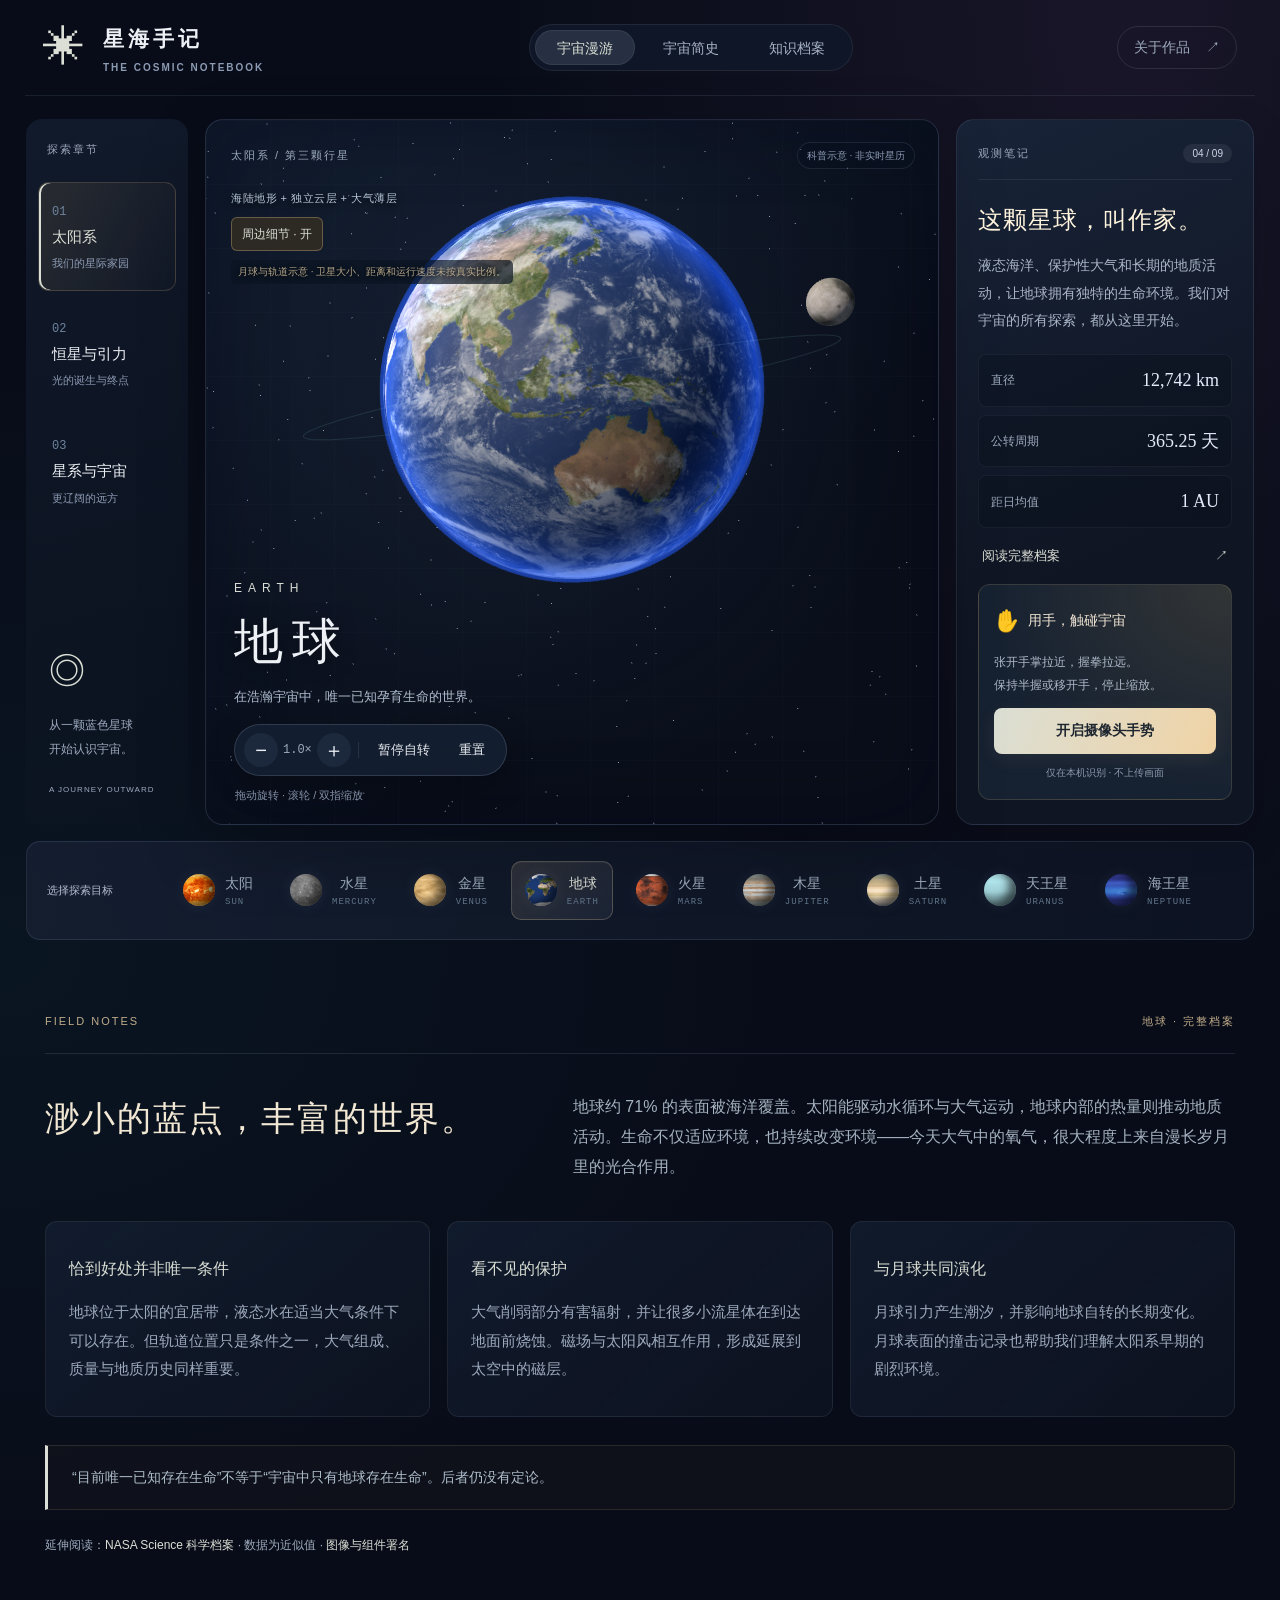
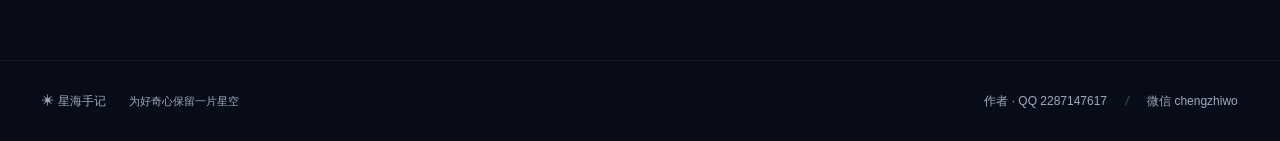
<file: index.html>
<!doctype html>
<html lang="zh-CN"><head><meta charset="UTF-8"><meta name="viewport" content="width=device-width,initial-scale=1"><meta name="theme-color" content="#070c15"><meta name="description" content="星海手记：从太阳系、恒星与星系到宇宙演化的交互科普图鉴。用一只手，探索辽阔星空。作者 QQ 2287147617，微信 chengzhiwo。"><title>星海手记 · 掌心里的宇宙</title><link rel="icon" type="image/svg+xml" href="data:image/svg+xml,%3Csvg xmlns='http://www.w3.org/2000/svg' viewBox='0 0 40 40'%3E%3Crect width='40' height='40' rx='10' fill='%23070c15'/%3E%3Ccircle cx='20' cy='20' r='9' fill='%238ee0d0'/%3E%3Cellipse cx='20' cy='20' rx='17' ry='6' transform='rotate(-35 20 20)' fill='none' stroke='%23ffffff' stroke-width='2'/%3E%3C/svg%3E"><link rel="stylesheet" href="./style.css"><link rel="stylesheet" href="./refinements.css?v=2"><link rel="stylesheet" href="./observatory.css?v=3"></head>
<body><a class="skip" href="#reading">跳至知识正文</a>
<header><a class="brand" href="./"><span class="brand-icon">✳</span><span>星海手记<small>THE COSMIC NOTEBOOK</small></span></a><nav aria-label="主导航"><button class="nav active" data-view="explore">宇宙漫游</button><button class="nav" data-view="timeline">宇宙简史</button><button class="nav" data-view="library">知识档案</button></nav><button id="aboutBtn" class="quiet">关于作品 <span>↗</span></button></header>
<main>
<section id="explore" class="view active"><div class="explorer">
<aside class="chapters"><span class="eyebrow">探索章节</span><button class="chapter active" data-group="solar"><span>01</span>太阳系<small>我们的星际家园</small></button><button class="chapter" data-group="stars"><span>02</span>恒星与引力<small>光的诞生与终点</small></button><button class="chapter" data-group="galaxies"><span>03</span>星系与宇宙<small>更辽阔的远方</small></button><div class="side-foot"><span class="tiny-orbit">◎</span><p>从一颗蓝色星球<br>开始认识宇宙。</p><span class="eyebrow">A JOURNEY OUTWARD</span></div></aside>
<div class="universe"><div class="scene-top"><span class="eyebrow" id="sceneLocation">太阳系 / 第三颗行星</span><span class="model-tag">科普示意 · 非实时星历</span></div><div id="appearanceBar"><span id="appearanceLabel"></span><div id="appearanceActions"><button id="surfaceBtn" hidden aria-pressed="false">查看雷达地表</button><button id="environmentBtn" aria-pressed="true">周边细节 · 开</button><button id="ringCloseBtn" hidden aria-pressed="false">放大环粒</button></div><span id="environmentNote"></span></div><div id="space" role="img" aria-label="可拖动旋转的三维天体，使用下方按钮或手势缩放"><div id="sceneLoading">正在展开星空…</div></div><div class="scene-title"><span class="eyebrow" id="objectEnglish">EARTH</span><h1 id="objectName">地球</h1><p id="objectSubtitle">在浩瀚宇宙中，唯一已知孕育生命的世界。</p></div><div class="scene-controls"><button id="zoomOut" aria-label="拉远视角">−</button><span id="zoomValue">1.0×</span><button id="zoomIn" aria-label="拉近视角">＋</button><span class="divider"></span><button id="rotateBtn" aria-pressed="true">暂停自转</button><button id="resetBtn">重置</button></div><div class="scene-hint">拖动旋转 · 滚轮 / 双指缩放</div></div>
<aside class="details"><div class="detail-heading"><span class="eyebrow">观测笔记</span><span id="objectIndex">03 / 09</span></div><h2 id="detailTitle">这颗星球，叫作家。</h2><p id="objectIntro">海洋、大气与适宜的温度，让地球拥有独特的生命环境。</p><div id="facts" class="facts"></div><button id="readMore" class="text-link">阅读完整档案 <span>↗</span></button><div class="gesture-card"><div class="gesture-title"><span>✋</span><strong>用手，触碰宇宙</strong><span class="badge">实验功能</span></div><p>张开手掌拉近，握拳拉远。<br>保持半握或移开手，停止缩放。</p><button id="cameraBtn" class="primary">开启摄像头手势</button><small>仅在本机识别 · 不上传画面</small></div></aside>
</div><div class="object-dock"><span class="dock-label">选择探索目标</span><div id="objectList" aria-label="探索天体"></div></div>
<section id="reading" class="reading"><div class="section-label"><span>FIELD NOTES</span><span id="readNumber">01 — 地球档案</span></div><div id="article"></div></section></section>
<section id="timeline" class="view page"><div class="page-intro"><span class="eyebrow">13.8 BILLION YEARS</span><h1>宇宙的故事，<br>仍在继续。</h1><p>从炽热的早期宇宙，到你此刻抬头看到的星光。<br>沿着时间线，读懂我们从何而来。</p></div><div id="timelineList"></div></section>
<section id="library" class="view page"><div class="page-intro"><span class="eyebrow">THE FIELD GUIDE</span><h1>把遥远，读得更近。</h1><p>理解宇宙，不只需要想象力，也需要知道证据与未知的边界。</p></div><label class="search-label">搜索知识档案<input id="search" type="search" placeholder="试试：黑洞、光年、暗物质…"></label><div id="knowledgeGrid"></div><div class="sources"><h2>资料与图像来源</h2><p>科普文字重新组织编写，数值取近似值。三维展示强调结构理解，天体大小、轨道距离与运行速度经过视觉调整，不用于导航或观测预报。</p><a href="https://science.nasa.gov/solar-system/" target="_blank" rel="noopener">NASA · 太阳系</a><a href="https://science.nasa.gov/universe/" target="_blank" rel="noopener">NASA · 宇宙</a><a href="./credits.html">图像与开源许可</a></div></section>
</main><footer><span>✳ 星海手记 <small>为好奇心保留一片星空</small></span><span>作者 · QQ 2287147617 <i> / </i> 微信 chengzhiwo</span></footer>
<dialog id="about"><button class="close" data-close="about" aria-label="关闭">×</button><span class="eyebrow">ABOUT THIS NOTEBOOK</span><h2>星海手记</h2><p>一份从太阳系延伸到宇宙边界的交互科普作品。独立编写页面、内容和交互，以真实科学资料为基础，将复杂概念变成可以探索的空间。</p><p>作者：<strong>QQ 2287147617</strong><br>微信：<strong>chengzhiwo</strong></p><p>灵感参考：Solar System Atlas 的空间探索形式。本站重新设计与实现，未复用该站源码、文字与品牌。第三方科学图像及开源组件保留各自权利与署名。</p><a href="./credits.html">查看资料来源与许可</a></dialog>
<dialog id="cameraDialog"><button class="close" id="cameraClose" aria-label="关闭手势和摄像头">×</button><span class="eyebrow">HAND OBSERVATORY</span><h2>一只手，就能探索。</h2><p>允许摄像头后，把单手放在画面中央。光线均匀、手掌完整入镜时效果更好。</p><div class="camera-preview"><video id="cameraVideo" autoplay muted playsinline></video><canvas id="handOverlay" width="480" height="360"></canvas><span id="cameraStatus" role="status" aria-live="polite">点击开始，仅请求视频权限。</span></div><div class="gesture-instructions"><span>✋ 张开 · 拉近</span><span>✊ 握拳 · 拉远</span><span>半握 / 移开 · 停止</span></div><button id="cameraStart" class="primary">允许摄像头并开始</button><button id="cameraMinimize" class="quiet" hidden>收起面板，继续探索</button><small>模型首次加载约 17 MB，之后使用浏览器缓存。关闭或切到后台将停止摄像头。</small></dialog>
<button id="cameraPill" hidden>手势识别中 · 点击查看 / 关闭</button><div id="toast" role="status"></div><script type="module" src="./app.js?v=3"></script></body></html>
</file>
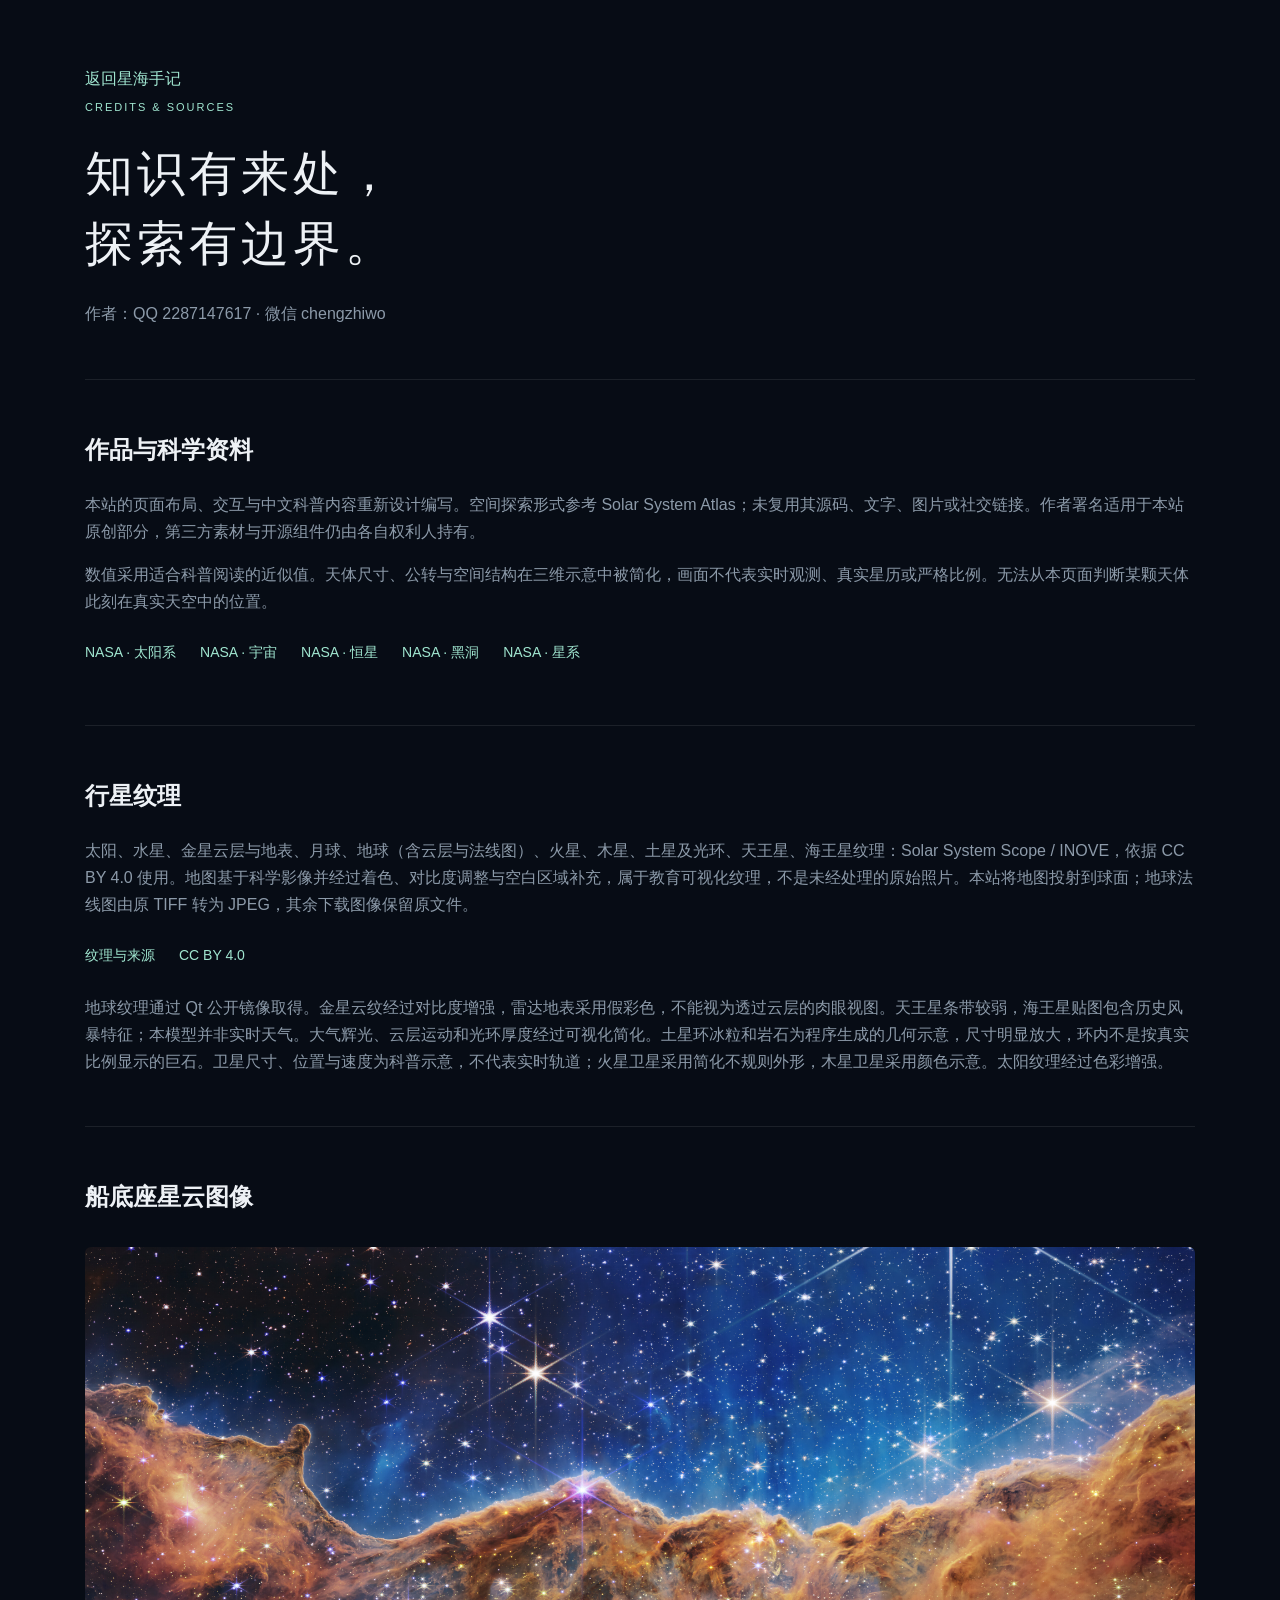
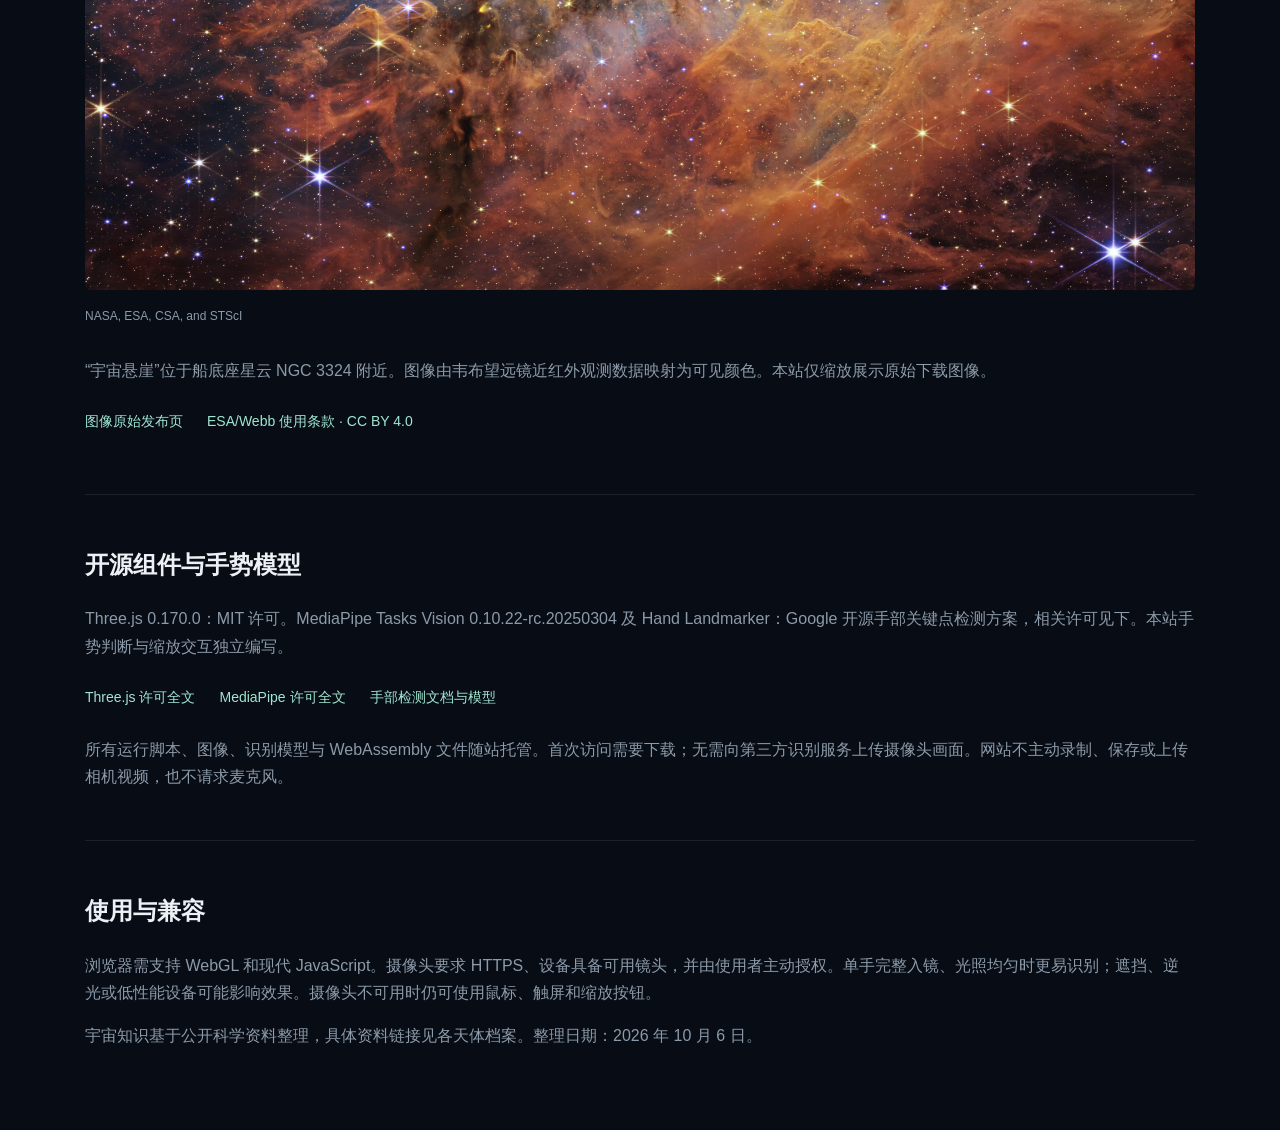
<file: credits.html>
<!doctype html><html lang="zh-CN"><head><meta charset="utf-8"><meta name="viewport" content="width=device-width,initial-scale=1"><title>资料与许可 · 星海手记</title><link rel="stylesheet" href="./style.css"><link rel="stylesheet" href="./refinements.css"></head><body><main class="page"><a href="./">返回星海手记</a><div class="page-intro"><span class="eyebrow">CREDITS & SOURCES</span><h1>知识有来处，<br>探索有边界。</h1><p>作者：QQ 2287147617 · 微信 chengzhiwo</p></div><section class="sources"><h2>作品与科学资料</h2><p>本站的页面布局、交互与中文科普内容重新设计编写。空间探索形式参考 Solar System Atlas；未复用其源码、文字、图片或社交链接。作者署名适用于本站原创部分，第三方素材与开源组件仍由各自权利人持有。</p><p>数值采用适合科普阅读的近似值。天体尺寸、公转与空间结构在三维示意中被简化，画面不代表实时观测、真实星历或严格比例。无法从本页面判断某颗天体此刻在真实天空中的位置。</p><a href="https://science.nasa.gov/solar-system/" target="_blank" rel="noopener">NASA · 太阳系</a><a href="https://science.nasa.gov/universe/" target="_blank" rel="noopener">NASA · 宇宙</a><a href="https://science.nasa.gov/universe/stars/" target="_blank" rel="noopener">NASA · 恒星</a><a href="https://science.nasa.gov/universe/black-holes/" target="_blank" rel="noopener">NASA · 黑洞</a><a href="https://science.nasa.gov/universe/galaxies/" target="_blank" rel="noopener">NASA · 星系</a></section><section class="sources"><h2>行星纹理</h2><p>太阳、水星、金星云层与地表、月球、地球（含云层与法线图）、火星、木星、土星及光环、天王星、海王星纹理：Solar System Scope / INOVE，依据 CC BY 4.0 使用。地图基于科学影像并经过着色、对比度调整与空白区域补充，属于教育可视化纹理，不是未经处理的原始照片。本站将地图投射到球面；地球法线图由原 TIFF 转为 JPEG，其余下载图像保留原文件。</p><a href="https://www.solarsystemscope.com/textures/" target="_blank" rel="noopener">纹理与来源</a><a href="https://creativecommons.org/licenses/by/4.0/" target="_blank" rel="noopener">CC BY 4.0</a><p>地球纹理通过 Qt 公开镜像取得。金星云纹经过对比度增强，雷达地表采用假彩色，不能视为透过云层的肉眼视图。天王星条带较弱，海王星贴图包含历史风暴特征；本模型并非实时天气。大气辉光、云层运动和光环厚度经过可视化简化。土星环冰粒和岩石为程序生成的几何示意，尺寸明显放大，环内不是按真实比例显示的巨石。卫星尺寸、位置与速度为科普示意，不代表实时轨道；火星卫星采用简化不规则外形，木星卫星采用颜色示意。太阳纹理经过色彩增强。</p></section><section class="sources"><h2>船底座星云图像</h2><figure class="nebula-photo"><img src="./assets/carina.jpg" alt="韦布近红外观测的宇宙悬崖" loading="lazy"><figcaption>NASA, ESA, CSA, and STScI</figcaption></figure><p>“宇宙悬崖”位于船底座星云 NGC 3324 附近。图像由韦布望远镜近红外观测数据映射为可见颜色。本站仅缩放展示原始下载图像。</p><a href="https://esawebb.org/images/weic2205a/" target="_blank" rel="noopener">图像原始发布页</a><a href="https://esawebb.org/copyright/" target="_blank" rel="noopener">ESA/Webb 使用条款 · CC BY 4.0</a></section><section class="sources"><h2>开源组件与手势模型</h2><p>Three.js 0.170.0：MIT 许可。MediaPipe Tasks Vision 0.10.22-rc.20250304 及 Hand Landmarker：Google 开源手部关键点检测方案，相关许可见下。本站手势判断与缩放交互独立编写。</p><a href="./vendor/THREE-LICENSE.txt">Three.js 许可全文</a><a href="./vendor/MEDIAPIPE-LICENSE.txt">MediaPipe 许可全文</a><a href="https://ai.google.dev/edge/mediapipe/solutions/vision/hand_landmarker" target="_blank" rel="noopener">手部检测文档与模型</a><p>所有运行脚本、图像、识别模型与 WebAssembly 文件随站托管。首次访问需要下载；无需向第三方识别服务上传摄像头画面。网站不主动录制、保存或上传相机视频，也不请求麦克风。</p></section><section class="sources"><h2>使用与兼容</h2><p>浏览器需支持 WebGL 和现代 JavaScript。摄像头要求 HTTPS、设备具备可用镜头，并由使用者主动授权。单手完整入镜、光照均匀时更易识别；遮挡、逆光或低性能设备可能影响效果。摄像头不可用时仍可使用鼠标、触屏和缩放按钮。</p><p>宇宙知识基于公开科学资料整理，具体资料链接见各天体档案。整理日期：2026 年 10 月 6 日。</p></section></main></body></html>
</file>
<file: style.css>
@import url('data:text/css,');
:root{color-scheme:dark;--bg:#070c15;--panel:#0b1320;--line:#ffffff16;--text:#edf1f5;--muted:#8c9aa9;--mint:#a0e6d0;--serif:Georgia,'Songti SC','SimSun',serif}*{box-sizing:border-box}body{margin:0;background:var(--bg);color:var(--text);font:16px/1.7 'Segoe UI','Microsoft YaHei',sans-serif}button,input{font:inherit}button,a{touch-action:manipulation}button{cursor:pointer;color:inherit;border:0;background:none}a{color:var(--mint);text-decoration:none}button:focus-visible,a:focus-visible,input:focus-visible{outline:2px solid var(--mint);outline-offset:5px}button:hover{color:var(--mint)}button:disabled{opacity:.55;cursor:wait}[hidden]{display:none!important}.skip{position:fixed;left:20px;top:-100px;z-index:30;background:#173f3b;padding:10px}.skip:focus{top:10px}header{height:94px;display:flex;align-items:center;justify-content:space-between;padding:0 3.3%;border-bottom:1px solid var(--line);gap:24px}.brand{display:flex;align-items:center;gap:14px;color:var(--text);font-size:21px;letter-spacing:3px;font-weight:600}.brand-icon{font-size:43px;color:var(--mint);font-weight:400}.brand small{display:block;letter-spacing:2px;font-size:10px;color:var(--muted);line-height:1.2}.brand:hover{color:var(--mint)}nav{display:flex;align-self:stretch;gap:34px}.nav{position:relative;padding:0 4px;font-size:14px;color:var(--muted)}.nav.active{color:var(--mint)}.nav.active:after{content:'';position:absolute;bottom:0;left:0;right:0;height:2px;background:var(--mint)}.quiet{font-size:14px;color:var(--muted)}.quiet span{padding-left:12px}.view{display:none}.view.active{display:block}.explorer{display:grid;grid-template-columns:185px minmax(300px,1fr) 295px;min-height:660px;height:calc(100svh - 199px);max-height:880px}.chapters{padding:35px 20px 28px 28px;border-right:1px solid var(--line);display:flex;flex-direction:column}.eyebrow{font-size:11px;letter-spacing:2px;color:var(--muted);font-weight:500}.chapters>.eyebrow{padding:0 6px;margin-bottom:24px}.chapter{text-align:left;padding:16px 12px;margin:2px -6px;border-left:2px solid transparent;font-size:15px}.chapter>span{display:block;font:12px/2 monospace;color:#607386}.chapter small{display:block;color:var(--muted);font-size:11px;padding-top:5px}.chapter.active{color:var(--mint);border-left-color:var(--mint);background:linear-gradient(90deg,#a0e6d009,transparent)}.side-foot{margin-top:auto;padding:40px 0 0 6px}.side-foot p{color:var(--muted);font-size:12px;line-height:2}.side-foot .eyebrow{font-size:8px;letter-spacing:1px}.tiny-orbit{color:var(--mint);font-size:28px}.universe{position:relative;min-width:0;overflow:hidden;background:radial-gradient(ellipse at 50% 45%,#14223966,transparent 70%)}#space{position:absolute;inset:0;touch-action:none}#space canvas{width:100%;height:100%;display:block}#sceneLoading{position:absolute;inset:40% 0;text-align:center;color:var(--muted);font-size:14px}.scene-top{position:absolute;top:30px;left:30px;right:30px;z-index:2;display:flex;justify-content:space-between;gap:14px;pointer-events:none}.model-tag{font-size:10px;color:#798b9b}.scene-title{position:absolute;left:34px;bottom:116px;pointer-events:none;z-index:2}.scene-title .eyebrow{color:var(--mint);font-size:12px;letter-spacing:5px}.scene-title h1{font:48px/1.3 var(--serif);letter-spacing:8px;margin:10px 0 14px}.scene-title p{font-size:13px;color:#9dabb9;margin:0;max-width:380px}.scene-controls{position:absolute;bottom:53px;left:34px;display:flex;align-items:center;gap:10px;border:1px solid #ffffff20;background:#08101dd9;border-radius:7px;padding:6px 8px;font-size:12px}.scene-controls button{padding:3px 10px;font-size:12px}.scene-controls button:first-child,.scene-controls button:nth-child(3){font-size:20px;line-height:1}.scene-controls span{color:var(--muted);font-family:monospace}.scene-controls .divider{height:16px;width:1px;background:var(--line);margin:0 2px}.scene-hint{position:absolute;bottom:23px;left:34px;font-size:10px;color:#667788}.details{padding:32px 28px 24px 24px;border-left:1px solid var(--line);display:flex;flex-direction:column;background:#0a111a88}.detail-heading{display:flex;justify-content:space-between;color:var(--muted);font-size:10px}.details h2{font:24px/1.6 var(--serif);margin:24px 0 12px;letter-spacing:1px}.details>p{font-size:13px;line-height:1.95;color:var(--muted);margin:0 0 18px}.facts{display:grid;gap:0}.fact{padding:10px 0;border-bottom:1px solid var(--line);display:flex;align-items:center;justify-content:space-between;gap:16px}.fact span{font-size:11px;color:var(--muted)}.fact strong{font-size:16px;font-weight:400;font-family:Georgia,'Microsoft YaHei',serif}.text-link{font-size:12px;color:var(--mint);padding:18px 0;text-align:left;display:flex;justify-content:space-between}.gesture-card{border:1px solid #a0e6d025;padding:18px 16px;margin-top:auto;border-radius:8px;background:linear-gradient(130deg,#15312e55,#0b1420)}.gesture-title{display:flex;gap:8px;align-items:center}.gesture-title>span:first-child{font-size:18px}.gesture-title strong{font-size:12px;font-weight:500}.badge{font-size:9px;color:var(--mint);margin-left:auto;border:1px solid #a0e6d030;border-radius:3px;padding:1px 4px}.gesture-card p{font-size:11px;line-height:1.9;color:var(--muted);margin:12px 0}.primary{width:100%;border-radius:4px;background:var(--mint);color:#102920;padding:11px;font-size:12px;font-weight:600;transition:background .2s}.primary:hover{background:#c1f5e5;color:#081611}.gesture-card small{display:block;text-align:center;font-size:9px;color:#778b8d;margin-top:10px}.object-dock{display:flex;align-items:center;gap:25px;height:105px;border-top:1px solid var(--line);border-bottom:1px solid var(--line);padding:0 35px}.dock-label{font-size:11px;color:var(--muted);min-width:120px}.object-dock>div{display:flex;gap:9px;overflow-x:auto;scrollbar-width:thin;flex:1;padding:10px 0}.object-btn{display:flex;align-items:center;gap:12px;padding:12px 16px;white-space:nowrap;border:1px solid transparent;border-radius:6px;font-size:13px;color:#9cabbc}.object-btn.active{background:#15232d;border-color:#a0e6d02a;color:var(--mint)}.object-btn i{width:21px;height:21px;border-radius:50%;background:var(--body-color);display:block;box-shadow:inset -7px -3px 7px #0009,0 0 12px #ffffff09}.object-btn small{display:block;font:9px/1.5 monospace;color:#61758b;text-align:left;letter-spacing:.5px}.reading{max-width:1200px;margin:auto;padding:62px 45px 72px}.section-label{display:flex;justify-content:space-between;font-size:10px;letter-spacing:2px;color:var(--muted);border-bottom:1px solid var(--line);padding-bottom:22px}.article-head{display:grid;grid-template-columns:1fr 1.4fr;gap:65px;padding:38px 0}.article-head h2{font:34px/1.6 var(--serif);letter-spacing:2px;margin:0}.article-head p{margin:0;color:#a5b2c1;line-height:1.9}.article-columns{display:grid;grid-template-columns:repeat(3,1fr);gap:30px}.article-columns h3{font-size:15px;font-weight:500}.article-columns p{font-size:14px;color:var(--muted);line-height:1.9}.note{border-left:2px solid var(--mint);background:#a0e6d007;padding:16px 22px;margin-top:28px;color:#aebecb;font-size:14px}.article-source{font-size:12px;margin-top:25px;color:var(--muted)}.page{max-width:1200px;margin:auto;padding:65px 45px}.page-intro .eyebrow{color:var(--mint)}.page-intro h1{font:48px/1.45 var(--serif);letter-spacing:4px;margin:20px 0}.page-intro p{color:var(--muted);line-height:1.9}.timeline-event{display:grid;grid-template-columns:190px 1fr;gap:40px;position:relative;padding:36px 0 36px 24px;border-left:1px solid #a0e6d040;margin-left:10px}.timeline-event:before{content:'';position:absolute;left:-4px;top:50px;width:7px;height:7px;border-radius:50%;background:var(--mint)}.timeline-event time{font:24px/1.6 Georgia,serif;color:var(--mint)}.timeline-event h2{font:24px var(--serif);margin:4px 0 15px}.timeline-event p{color:var(--muted);margin:0;line-height:1.9}.search-label{display:block;color:var(--muted);font-size:13px;margin:35px 0}.search-label input{display:block;margin-top:12px;background:#101c29;border:1px solid var(--line);border-radius:5px;color:white;width:100%;padding:15px 20px;font-size:16px}#knowledgeGrid{display:grid;grid-template-columns:repeat(2,1fr);gap:20px}.knowledge-card{border:1px solid var(--line);padding:27px;border-radius:5px;background:#0c1420}.knowledge-card .eyebrow{color:var(--mint)}.knowledge-card h2{font:24px var(--serif);margin:12px 0 20px}.knowledge-card p{font-size:15px;color:var(--muted);line-height:1.9}.knowledge-card details{font-size:14px;color:#aebecb;border-top:1px solid var(--line);padding-top:15px}.knowledge-card summary{cursor:pointer;color:var(--mint)}.sources{margin-top:50px;border-top:1px solid var(--line);padding-top:30px}.sources p{color:var(--muted)}.sources a{display:inline-block;margin:10px 24px 10px 0;font-size:14px}footer{border-top:1px solid var(--line);padding:30px 3.3%;display:flex;justify-content:space-between;gap:24px;font-size:12px;color:var(--muted)}footer small{padding-left:20px;font-size:11px}footer i{padding:0 15px;color:#42596c}dialog{background:#0d1724;color:var(--text);border:1px solid #a0e6d033;border-radius:12px;padding:38px;width:min(560px,calc(100vw - 32px));max-height:90svh;overflow:auto;box-shadow:0 30px 150px #000b}dialog::backdrop{background:#000b;backdrop-filter:blur(8px)}dialog h2{font:30px var(--serif);margin:18px 0}dialog p{color:var(--muted);font-size:14px;line-height:1.9}dialog small{display:block;font-size:11px;color:var(--muted);margin-top:15px}.close{position:absolute;top:12px;right:16px;font-size:25px}.camera-preview{position:relative;aspect-ratio:4/3;background:#050a10;border:1px solid var(--line);border-radius:6px;overflow:hidden}.camera-preview video,.camera-preview canvas{position:absolute;inset:0;width:100%;height:100%;object-fit:cover;transform:scaleX(-1)}#cameraStatus{position:absolute;bottom:12px;left:12px;right:12px;background:#050a10c9;padding:8px 12px;font-size:12px;color:var(--mint);border-radius:4px}.gesture-instructions{display:flex;flex-wrap:wrap;gap:15px;font-size:11px;color:var(--muted);margin:15px 0}#cameraPill{position:fixed;bottom:18px;right:18px;background:#a0e6d0;color:#102920;padding:12px 20px;border-radius:40px;z-index:8;font-size:12px}#toast{position:fixed;bottom:26px;left:50%;transform:translateX(-50%);background:#1c3441;padding:12px 25px;border-radius:6px;z-index:20;display:none;font-size:13px;max-width:90vw}.fallback-image{position:absolute;width:70%;height:50%;object-fit:contain;left:15%;top:10%;opacity:.8}.fallback-message{position:absolute;top:60%;left:10%;right:10%;font-size:13px;color:var(--muted)}@media(min-width:1600px){.explorer{grid-template-columns:220px minmax(300px,1fr) 340px}.details{padding:40px 34px}.details>p{font-size:15px}.fact{padding:15px 0}.gesture-card p{font-size:13px}.scene-title h1{font-size:60px}}@media(max-width:1100px){header{padding:0 24px}.explorer{grid-template-columns:145px minmax(250px,1fr) 260px}.chapters{padding-left:18px;padding-right:12px}.details{padding:25px 18px}.scene-top{left:22px;right:20px;display:block}.model-tag{display:block;margin-top:7px}.scene-title{left:24px}.scene-title h1{font-size:40px}.scene-title p{max-width:260px;font-size:12px}.scene-controls,.scene-hint{left:24px}.badge{display:none}.object-dock{padding:0 20px;gap:12px}.dock-label{min-width:110px}nav{gap:22px}}@media(max-width:780px){header{height:auto;min-height:84px;padding:16px 18px;flex-wrap:wrap;gap:15px}.brand{font-size:18px}.brand-icon{font-size:33px}.brand small{font-size:8px}header nav{order:3;flex-basis:100%;height:40px;justify-content:space-between;gap:15px}.nav{font-size:13px;padding:5px 12px}#aboutBtn{font-size:12px}.explorer{display:flex;flex-wrap:wrap;height:auto;max-height:none;min-height:0}.chapters{order:0;width:100%;flex-direction:row;align-items:stretch;justify-content:space-between;padding:10px 14px;border-right:0;border-bottom:1px solid var(--line)}.chapters>.eyebrow,.side-foot{display:none}.chapter{font-size:12px;padding:8px 10px;margin:0;border-left:0;border-bottom:2px solid transparent}.chapter>span{display:inline;margin-right:7px;font-size:10px}.chapter small{display:none}.chapter.active{border-bottom-color:var(--mint)}.universe{order:1;width:100%;height:590px}.details{order:2;width:100%;border-left:0;border-top:1px solid var(--line);padding:26px 22px;display:block}.details h2{margin-top:15px}.details>p{font-size:14px}.facts{grid-template-columns:repeat(3,1fr);gap:15px}.fact{display:block}.fact span,.fact strong{display:block}.fact strong{margin-top:5px;font-size:17px}.gesture-card{margin-top:10px;padding:20px}.gesture-title strong{font-size:15px}.gesture-card p{font-size:13px}.gesture-card .primary{font-size:14px}.gesture-card small{font-size:11px}.badge{display:block}.object-dock{height:100px;padding:0 15px;position:relative}.dock-label{display:none}.object-btn{padding:12px}.scene-title{bottom:115px;left:24px}.scene-title h1{font-size:43px}.scene-title p{max-width:320px}.scene-controls{font-size:14px}.scene-controls button{font-size:13px}.scene-hint{font-size:11px}.reading{padding:35px 23px}.article-head{grid-template-columns:1fr;gap:20px;padding:28px 0}.article-head h2{font-size:28px}.article-columns{grid-template-columns:1fr;gap:6px}.article-columns p{font-size:15px}.page{padding:35px 23px}.page-intro h1{font-size:35px}.timeline-event{grid-template-columns:1fr;gap:8px;padding:30px 0 30px 22px}.timeline-event:before{top:44px}.timeline-event time{font-size:20px}#knowledgeGrid{grid-template-columns:1fr}.knowledge-card{padding:23px}footer{flex-direction:column;padding:25px 23px;gap:12px}footer small{display:block;padding:7px 0 0}footer i{padding:0 5px}dialog{padding:30px 24px}.gesture-instructions{gap:10px}.section-label{font-size:9px}}@media(prefers-reduced-motion:reduce){*{scroll-behavior:auto!important;transition:none!important}}
</file>
<file: refinements.css>
.nebula-photo{margin:30px 0}.nebula-photo img{width:100%;height:auto;border-radius:6px}.nebula-photo figcaption{font-size:12px;color:var(--muted);margin-top:8px}.details>p{font-size:14px}.fact span{font-size:12px}.gesture-title strong{font-size:14px}.gesture-card p{font-size:13px}.gesture-card .primary{font-size:14px}.text-link{font-size:14px}.object-btn{font-size:14px}.chapter small{font-size:12px}.article-columns p{font-size:16px}.gesture-card small{font-size:11px}.scene-title p{font-size:14px}.scene-controls button{font-size:14px}.badge{display:none}.details h2{font-size:23px}.knowledge-card p{font-size:16px}.camera-preview video{object-fit:fill}@media(max-width:780px){.fact strong{font-size:16px}.scene-title p{font-size:13px}.scene-controls button{font-size:13px}}

#appearanceBar{position:absolute;z-index:3;top:72px;left:30px;right:25px;display:flex;align-items:flex-start;flex-direction:column;gap:10px;pointer-events:none}#appearanceLabel{font-size:12px;color:#9aacba;letter-spacing:.4px;text-shadow:0 2px 8px #000}#surfaceBtn{pointer-events:auto;font-size:13px;color:var(--mint);border:1px solid #a0e6d04a;background:#0b1826df;border-radius:5px;padding:7px 13px;backdrop-filter:blur(10px)}#surfaceBtn[aria-pressed=true]{background:#1c363f}@media(max-width:1100px){#appearanceBar{top:90px;left:23px}}@media(max-width:780px){#appearanceBar{top:83px;left:23px}#appearanceLabel{font-size:11px;max-width:280px}}
</file>
<file: observatory.css>
:root{--mint:#eed6ab;--bg:#080c18;--panel:#10192b;--line:#b1c8ee20;--muted:#9daabd}body{background:radial-gradient(ellipse at 88% 0,#31244066,transparent 40%),radial-gradient(ellipse at 0 55%,#123a4a33,transparent 45%),#080c18}header{height:96px;margin:0 25px;padding:0 18px;border-bottom:1px solid #a7bddb1c}.brand-icon{color:var(--mint);font-size:42px}.brand{letter-spacing:4px}.brand small{font-size:10px;letter-spacing:2px;color:#8c9bb4;margin-top:5px}nav{align-self:center;padding:5px;gap:6px;border:1px solid #ffffff13;border-radius:40px;background:#0e1627;height:47px}.nav{padding:7px 22px;border-radius:24px;color:#a8b4c7;font-size:14px}.nav.active{background:#263042;color:var(--mint);box-shadow:inset 0 0 0 1px #fff1}.nav.active:after{display:none}#aboutBtn{border:1px solid #ffffff1a;padding:9px 16px;border-radius:25px}.explorer{gap:17px;padding:23px 26px 18px;grid-template-columns:162px minmax(280px,1fr) 298px;height:calc(100svh - 219px);min-height:745px;max-height:980px}.chapters{padding:21px 12px;border:0;background:linear-gradient(165deg,#17233799,#0d132055);border-radius:16px}.chapters>.eyebrow{font-size:11px;margin-bottom:19px;padding-left:9px}.chapter{position:relative;border:1px solid transparent;border-radius:11px;padding:17px 13px;margin:4px 0;font-size:15px;transition:background .2s}.chapter span{color:#6e849e;font-size:12px}.chapter.active{border-color:#f1ce9629;background:linear-gradient(115deg,#b99d6525,#b99d6503);box-shadow:inset 2px 0 var(--mint)}.chapter small{font-size:11px;color:#8c9bb4}.side-foot{padding:25px 11px 4px}.side-foot p{font-size:12px}.side-foot .tiny-orbit{font-size:36px}.universe{border:1px solid #b4c5f523;border-radius:18px;background:radial-gradient(ellipse at 45% 39%,#4052702b,transparent 66%),linear-gradient(140deg,#101b2d,#090e1a 65%);box-shadow:inset 0 0 80px #02061455,0 24px 70px #0003}.universe:before{content:'';position:absolute;inset:0;background-image:linear-gradient(#94b6de05 1px,transparent 1px),linear-gradient(90deg,#94b6de05 1px,transparent 1px);background-size:64px 64px;pointer-events:none}.scene-top{left:25px;right:23px;top:22px;align-items:center}.scene-top .eyebrow{font-size:11px}.model-tag{font-size:10px;border:1px solid #9caccb22;border-radius:20px;padding:4px 9px;color:#8c9bb4;background:#07102055}.scene-title{left:28px;bottom:116px}.scene-title .eyebrow{font-size:12px;letter-spacing:6px}.scene-title h1{font-size:49px;letter-spacing:9px;margin:10px 0 12px;text-shadow:0 3px 18px #0008}.scene-title p{font-size:13px;color:#b0bdce;max-width:380px}.scene-controls{bottom:48px;left:28px;gap:5px;padding:7px 9px;border:1px solid #b1c1d52e;border-radius:35px;background:#142033d9;backdrop-filter:blur(15px);box-shadow:0 10px 30px #0004}.scene-controls button{padding:7px 12px;font-size:13px;min-height:34px}.scene-controls button:first-child,.scene-controls button:nth-child(3){background:#27344988;border-radius:50%;width:34px;padding:2px}.scene-hint{left:29px;bottom:20px;color:#8391a7;font-size:11px}.details{border:1px solid #b4c5f51c;border-radius:18px;padding:24px 21px;background:linear-gradient(155deg,#19263bdf,#101624eb 60%);box-shadow:0 12px 40px #0002}.detail-heading{padding-bottom:16px;border-bottom:1px solid #ffffff12}.detail-heading .eyebrow{font-size:11px}.detail-heading #objectIndex{background:#fff1;border-radius:14px;padding:1px 9px;color:#ced8e9}.details h2{font:24px/1.6 var(--serif);margin:21px 0 13px;color:#fff4dd}.details>p{font-size:14px;color:#a9b6c8}.facts{gap:8px;margin-top:2px}.fact{border:1px solid #ffffff0c;border-radius:8px;padding:10px 12px;background:#070d183d}.fact span{font-size:12px}.fact strong{font-family:Georgia,'Microsoft YaHei',serif;font-size:18px;color:#e4eafa}.text-link{font-size:13px;padding:17px 4px}.gesture-card{border:1px solid #c8ad7c30;border-radius:12px;padding:18px 15px;background:radial-gradient(ellipse at 100% 0,#ac8b4930,transparent 70%),#162131}.gesture-title strong{font-size:14px;color:#f1e6d5}.gesture-title>span:first-child{font-size:21px}.gesture-card p{font-size:12px;color:#aeb8c8}.primary{border-radius:8px;background:linear-gradient(115deg,var(--mint),#f0d3a5);color:#1e2630;min-height:44px;box-shadow:0 5px 20px #e3c39815}.primary:hover{background:#fff0d2}.gesture-card small{font-size:10px;color:#8d9aaf}.object-dock{margin:0 26px;border:1px solid #a8c4eb20;border-radius:14px;background:linear-gradient(100deg,#172033cc,#0e1524cc);height:99px;padding:0 20px;gap:14px}.dock-label{font-size:11px;min-width:108px;color:#b3bed1}.object-btn{padding:10px 13px;border-radius:10px;gap:10px;font-size:14px;transition:background .2s,transform .2s}.object-btn:hover{background:#fff1;transform:translateY(-2px)}.object-btn.active{background:linear-gradient(130deg,#f0d1a421,#b4c2ed12);border-color:#e7d0a83d;box-shadow:inset 0 1px #ffffff0a}.object-btn i{width:32px;height:32px;box-shadow:inset -7px -4px 8px #0009,0 0 16px #bcd7ff14;background-size:auto 100%;background-position:center}.object-btn small{font-size:9px;letter-spacing:1px}.reading{margin-top:26px;max-width:1300px;padding-top:46px}.section-label{font-size:11px;color:#c0ac8a}.article-head{gap:55px}.article-head h2{font-size:34px;color:#f1e7d3}.article-columns{gap:17px}.article-columns section{border:1px solid #ffffff12;border-radius:12px;padding:17px 23px;background:linear-gradient(140deg,#142135aa,#12172688)}.article-columns h3{color:var(--mint);font-size:16px}.article-columns p{font-size:15px}.note{border:1px solid #e5c59522;border-left:3px solid var(--mint);border-radius:0 9px 9px 0;background:#ad894b0a;padding:20px 24px}.page-intro{padding:20px 0 30px}.page-intro h1{color:#fff0d7}.timeline-event{margin-left:20px;padding-left:36px;border-left-color:#d5b8874a}.timeline-event>div{padding:22px 27px;border:1px solid #b9cae418;border-radius:13px;background:linear-gradient(120deg,#19243b99,#1c183233)}.timeline-event:before{box-shadow:0 0 18px #f3d3a355}.knowledge-card{border-radius:14px;border-color:#b3bfd323;background:linear-gradient(140deg,#182a3fa1,#141928c9);padding:28px}.knowledge-card:nth-child(3n+2){background:linear-gradient(140deg,#292437a1,#141928c9)}.knowledge-card:nth-child(3n+3){background:linear-gradient(140deg,#26332da1,#141928c9)}.knowledge-card h2{color:#f7ebd7}.search-label input{border-radius:10px;background:#141e30}footer{margin-top:20px;border-color:#b1c8ee14}#appearanceBar{left:25px;top:69px;gap:9px;right:20px}#appearanceLabel{font-size:11px;letter-spacing:.5px;color:#b6c5d8}#appearanceActions{display:flex;gap:7px;flex-wrap:wrap;pointer-events:auto}#appearanceActions button{border:1px solid #bbccec32;background:#152235ce;border-radius:6px;color:#c8d5e6;font-size:12px;padding:6px 10px;backdrop-filter:blur(12px)}#appearanceActions button[aria-pressed=true]{border-color:#e5c38a55;color:var(--mint);background:#393023bb}#environmentNote{font-size:10px;color:#b8a88b;max-width:380px;line-height:1.8;text-shadow:0 1px 5px #000}#ringCloseBtn:disabled{opacity:.4;cursor:default}
@media(max-width:1150px){.explorer{padding:18px 16px;gap:12px;grid-template-columns:134px minmax(240px,1fr) 264px}.details{padding:21px 16px}.chapters{padding:18px 8px}.chapter{padding:15px 10px;font-size:14px}.chapter small{font-size:10px}.gesture-title strong{font-size:13px}.scene-top{display:block}.model-tag{display:inline-block;margin-top:5px}#appearanceBar{top:91px}.object-dock{margin:0 16px}.scene-title h1{font-size:43px}.scene-title p{max-width:290px}.scene-controls{gap:0;left:20px}.scene-controls button{padding:6px 9px}nav .nav{padding:7px 17px}}
@media(max-width:780px){header{margin:0 14px;padding:16px 3px;height:auto;gap:16px}.brand{font-size:18px}.brand-icon{font-size:33px}.brand small{font-size:8px}#aboutBtn{font-size:11px;padding:6px 10px}header nav{height:44px;flex-basis:100%;padding:4px;margin:0}.nav{flex:1;font-size:13px!important;padding:4px 12px!important}.explorer{display:flex;padding:14px 12px;gap:12px;min-height:0}.chapters{border:1px solid #b4c5f518;border-radius:12px;padding:6px;gap:5px;overflow:hidden}.chapter{margin:0;padding:10px 8px;font-size:12px;white-space:nowrap;flex:1;text-align:center;border:0}.chapter.active{box-shadow:none;background:#c0a57520}.chapter span{font-size:10px}.universe{height:615px;border-radius:15px}.scene-top{left:19px;top:20px}#appearanceBar{left:19px;top:86px;right:12px}#appearanceLabel{font-size:10px;max-width:280px}#appearanceActions{gap:6px}#appearanceActions button{font-size:11px;padding:5px 8px}#environmentNote{max-width:270px;font-size:10px}.scene-title{left:22px;bottom:122px}.scene-title h1{font-size:40px}.scene-title p{font-size:12px;max-width:290px}.scene-controls{left:19px;bottom:51px;padding:6px}.scene-controls button{font-size:12px;padding:5px 8px}.scene-hint{left:21px;font-size:10px}.details{padding:24px 20px;border-radius:15px}.details h2{font-size:25px}.facts{gap:8px}.fact{padding:10px 9px;min-width:0}.fact strong{font-size:15px;overflow-wrap:anywhere}.fact span{font-size:11px}.gesture-card{padding:20px}.gesture-title strong{font-size:15px}.gesture-card p{font-size:14px}.gesture-card small{font-size:11px}.object-dock{margin:0 12px;padding:0 10px;height:94px;border-radius:12px}.object-btn{padding:10px}.reading{padding:28px 22px}.article-columns{gap:14px}.article-head{gap:19px}.article-head h2{font-size:28px}.article-columns section{padding:14px 20px}.timeline-event{padding-left:24px;margin-left:4px;gap:14px}.timeline-event>div{padding:20px}.page{padding:30px 22px}.page-intro h1{font-size:34px}.knowledge-card{padding:23px}}

@media(max-width:780px){.explorer{height:auto;max-height:none;min-height:0}.explorer>.chapters,.explorer>.universe,.explorer>.details{flex-shrink:0}}
#environmentNote{background:#0b1521b3;border-radius:5px;padding:3px 7px}#environmentNote:empty{display:none}
</file>
